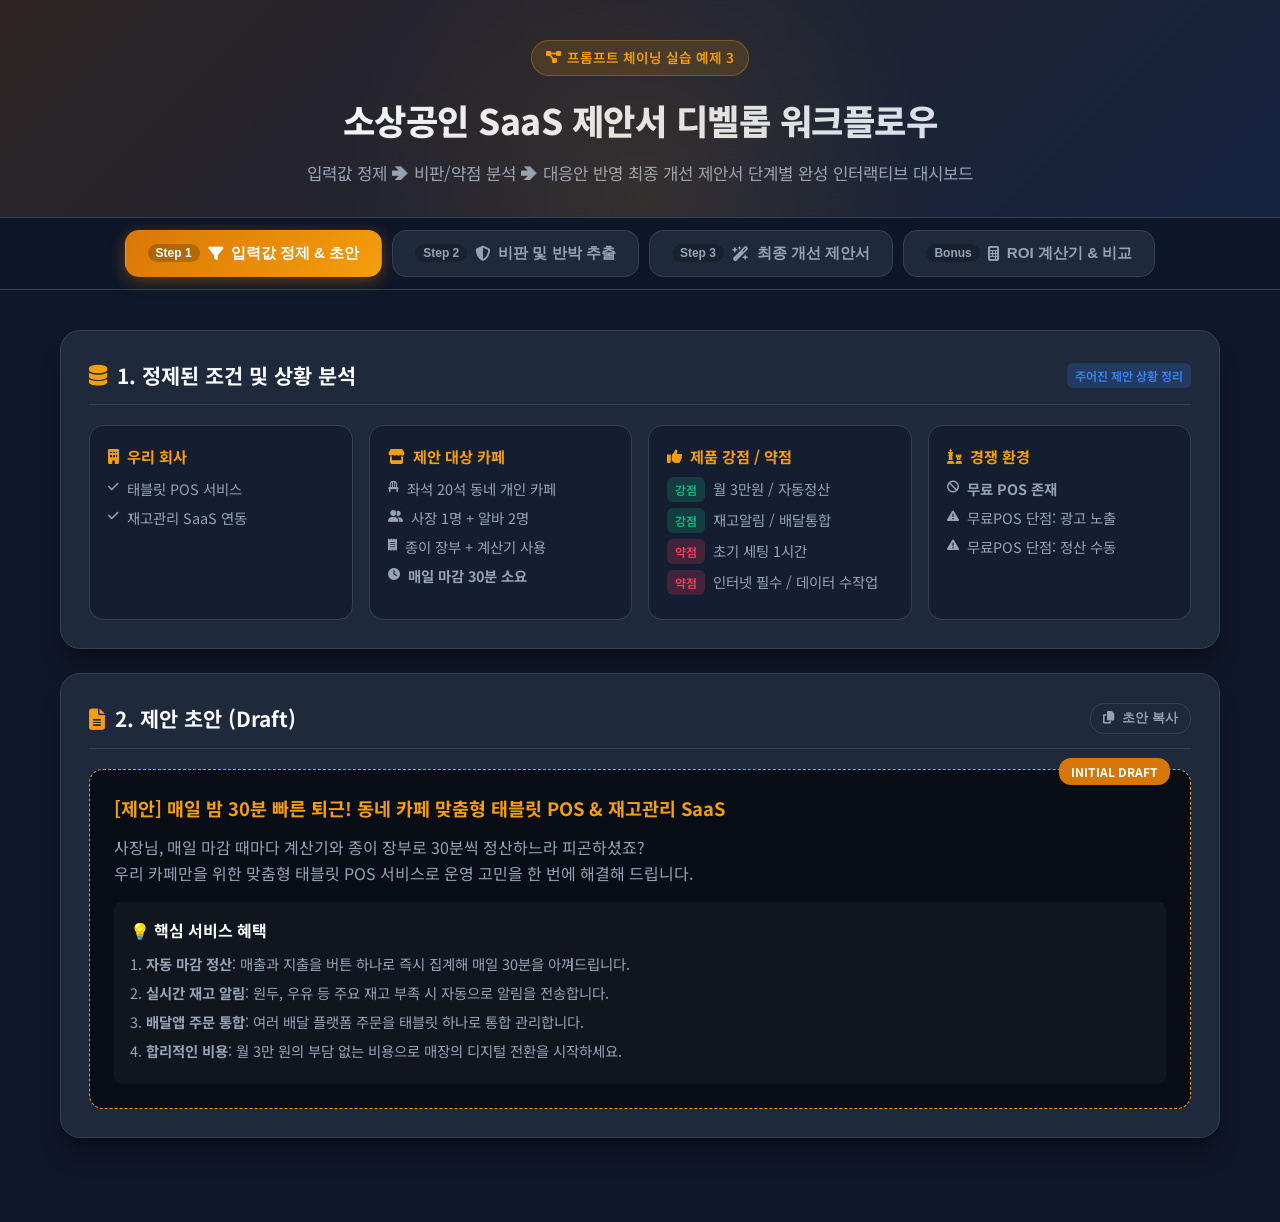
<file: index.html>
<!DOCTYPE html>
<html lang="ko">
<head>
  <meta charset="UTF-8" />
  <meta name="viewport" content="width=device-width, initial-scale=1.0" />
  <title>[실습] 체이닝 예제3 - 소상공인 POS/SaaS 제안서 디벨롭</title>
  <!-- Google Fonts & Font Awesome Icons -->
  <link rel="preconnect" href="https://fonts.googleapis.com">
  <link rel="preconnect" href="https://fonts.gstatic.com" crossorigin>
  <link href="https://fonts.googleapis.com/css2?family=Noto+Sans+KR:wght@300;400;500;600;700;800&family=Outfit:wght@400;600;700&display=swap" rel="stylesheet">
  <link rel="stylesheet" href="https://cdnjs.cloudflare.com/ajax/libs/font-awesome/6.4.0/css/all.min.css">

  <style>
    :root {
      --bg-main: #0f172a;
      --bg-card: #1e293b;
      --bg-card-hover: #2d3748;
      --border-color: #334155;
      --accent-gold: #f59e0b;
      --accent-coffee: #d97706;
      --accent-blue: #3b82f6;
      --accent-emerald: #10b981;
      --accent-rose: #f43f5e;
      --text-main: #f8fafc;
      --text-muted: #94a3b8;
      --text-dim: #64748b;
      --glass: rgba(30, 41, 59, 0.7);
      --shadow-lg: 0 20px 25px -5px rgba(0, 0, 0, 0.3), 0 8px 10px -6px rgba(0, 0, 0, 0.3);
      --radius-sm: 8px;
      --radius-md: 14px;
      --radius-lg: 20px;
    }

    * {
      box-sizing: border-box;
      margin: 0;
      padding: 0;
    }

    body {
      font-family: 'Noto Sans KR', sans-serif;
      background-color: var(--bg-main);
      color: var(--text-main);
      line-height: 1.6;
      min-height: 100vh;
      padding-bottom: 60px;
    }

    /* Container */
    .container {
      max-width: 1200px;
      margin: 0 auto;
      padding: 0 20px;
    }

    /* Header & Hero */
    header {
      background: linear-gradient(135deg, rgba(217, 119, 6, 0.15) 0%, rgba(59, 130, 246, 0.1) 100%), var(--bg-main);
      border-bottom: 1px solid var(--border-color);
      padding: 40px 0 30px;
      text-align: center;
      position: relative;
      overflow: hidden;
    }

    header::after {
      content: '';
      position: absolute;
      top: -50%;
      left: 50%;
      width: 600px;
      height: 600px;
      background: radial-gradient(circle, rgba(245, 158, 11, 0.1) 0%, rgba(0,0,0,0) 70%);
      transform: translateX(-50%);
      pointer-events: none;
    }

    .badge {
      display: inline-flex;
      align-items: center;
      gap: 6px;
      padding: 6px 14px;
      background: rgba(245, 158, 11, 0.15);
      border: 1px solid rgba(245, 158, 11, 0.3);
      color: var(--accent-gold);
      border-radius: 20px;
      font-size: 0.85rem;
      font-weight: 600;
      margin-bottom: 16px;
    }

    h1 {
      font-size: 2.2rem;
      font-weight: 800;
      letter-spacing: -0.5px;
      margin-bottom: 12px;
      background: linear-gradient(to right, #ffffff, #cbd5e1);
      -webkit-background-clip: text;
      -webkit-text-fill-color: transparent;
    }

    p.subtitle {
      color: var(--text-muted);
      font-size: 1.05rem;
      max-width: 700px;
      margin: 0 auto;
    }

    /* Tab Navigation */
    .nav-wrapper {
      position: sticky;
      top: 0;
      z-index: 100;
      background: rgba(15, 23, 42, 0.9);
      backdrop-filter: blur(12px);
      border-bottom: 1px solid var(--border-color);
      padding: 12px 0;
      margin-bottom: 40px;
    }

    .tabs {
      display: flex;
      gap: 10px;
      justify-content: center;
      flex-wrap: wrap;
    }

    .tab-btn {
      display: flex;
      align-items: center;
      gap: 8px;
      padding: 12px 22px;
      background: var(--bg-card);
      border: 1px solid var(--border-color);
      color: var(--text-muted);
      border-radius: var(--radius-md);
      font-weight: 600;
      font-size: 0.95rem;
      cursor: pointer;
      transition: all 0.25s ease;
    }

    .tab-btn:hover {
      background: var(--bg-card-hover);
      color: var(--text-main);
      border-color: #475569;
    }

    .tab-btn.active {
      background: linear-gradient(135deg, var(--accent-coffee), var(--accent-gold));
      color: #fff;
      border-color: transparent;
      box-shadow: 0 4px 15px rgba(217, 119, 6, 0.4);
    }

    .tab-btn .step-num {
      background: rgba(0, 0, 0, 0.2);
      padding: 2px 8px;
      border-radius: 10px;
      font-size: 0.75rem;
    }

    /* Tab Content Panels */
    .tab-panel {
      display: none;
      animation: fadeIn 0.4s ease forwards;
    }

    .tab-panel.active {
      display: block;
    }

    @keyframes fadeIn {
      from { opacity: 0; transform: translateY(10px); }
      to { opacity: 1; transform: translateY(0); }
    }

    /* Section Cards & Grid */
    .card {
      background: var(--bg-card);
      border: 1px solid var(--border-color);
      border-radius: var(--radius-lg);
      padding: 28px;
      margin-bottom: 24px;
      box-shadow: var(--shadow-lg);
    }

    .card-header {
      display: flex;
      align-items: center;
      justify-content: space-between;
      margin-bottom: 20px;
      padding-bottom: 12px;
      border-bottom: 1px solid var(--border-color);
    }

    .card-title {
      font-size: 1.3rem;
      font-weight: 700;
      display: flex;
      align-items: center;
      gap: 10px;
      color: var(--text-main);
    }

    .card-title i {
      color: var(--accent-gold);
    }

    /* Grid Layouts */
    .grid-2 {
      display: grid;
      grid-template-columns: repeat(auto-fit, minmax(320px, 1fr));
      gap: 20px;
    }

    .grid-4 {
      display: grid;
      grid-template-columns: repeat(auto-fit, minmax(240px, 1fr));
      gap: 16px;
    }

    /* Info Pill Box */
    .info-box {
      background: rgba(15, 23, 42, 0.6);
      border: 1px solid var(--border-color);
      border-radius: var(--radius-md);
      padding: 18px;
    }

    .info-box h4 {
      font-size: 0.95rem;
      color: var(--accent-gold);
      margin-bottom: 8px;
      display: flex;
      align-items: center;
      gap: 8px;
    }

    .info-box ul {
      list-style: none;
    }

    .info-box li {
      font-size: 0.9rem;
      color: var(--text-muted);
      margin-bottom: 6px;
      display: flex;
      align-items: flex-start;
      gap: 8px;
    }

    .info-box li i {
      margin-top: 4px;
      font-size: 0.75rem;
    }

    .tag {
      padding: 3px 8px;
      border-radius: 6px;
      font-size: 0.75rem;
      font-weight: 600;
    }
    .tag-strength { background: rgba(16, 185, 129, 0.2); color: var(--accent-emerald); }
    .tag-weakness { background: rgba(244, 63, 94, 0.2); color: var(--accent-rose); }
    .tag-comp { background: rgba(59, 130, 246, 0.2); color: var(--accent-blue); }

    /* Draft Content Presentation */
    .draft-preview {
      background: #090d16;
      border: 1px dashed var(--accent-gold);
      border-radius: var(--radius-md);
      padding: 24px;
      position: relative;
    }

    .draft-tag {
      position: absolute;
      top: -12px;
      right: 20px;
      background: var(--accent-coffee);
      color: white;
      padding: 4px 12px;
      border-radius: 12px;
      font-size: 0.75rem;
      font-weight: 700;
    }

    /* Objections Table / Cards */
    .objection-card {
      background: rgba(15, 23, 42, 0.7);
      border: 1px solid var(--border-color);
      border-left: 4px solid var(--accent-rose);
      border-radius: var(--radius-md);
      padding: 20px;
      margin-bottom: 16px;
      transition: transform 0.2s ease;
    }

    .objection-card:hover {
      transform: translateX(4px);
    }

    .objection-header {
      display: flex;
      justify-content: space-between;
      align-items: center;
      margin-bottom: 10px;
    }

    .objection-title {
      font-weight: 700;
      font-size: 1.05rem;
      color: #fca5a5;
      display: flex;
      align-items: center;
      gap: 8px;
    }

    .objection-analysis {
      font-size: 0.9rem;
      color: var(--text-muted);
      background: rgba(0,0,0,0.2);
      padding: 10px 14px;
      border-radius: 8px;
    }

    /* Final Proposal Showcase */
    .proposal-hero {
      background: linear-gradient(135deg, rgba(217, 119, 6, 0.2) 0%, rgba(16, 185, 129, 0.1) 100%);
      border: 1px solid rgba(245, 158, 11, 0.3);
      border-radius: var(--radius-lg);
      padding: 36px;
      text-align: center;
      margin-bottom: 30px;
    }

    .proposal-hero h2 {
      font-size: 1.8rem;
      font-weight: 800;
      color: var(--text-main);
      margin-bottom: 12px;
    }

    .proposal-hero p {
      color: var(--text-muted);
      font-size: 1.1rem;
    }

    .feature-grid {
      display: grid;
      grid-template-columns: repeat(auto-fit, minmax(260px, 1fr));
      gap: 20px;
      margin-bottom: 30px;
    }

    .feature-card {
      background: rgba(15, 23, 42, 0.8);
      border: 1px solid var(--border-color);
      border-radius: var(--radius-md);
      padding: 22px;
      position: relative;
      overflow: hidden;
    }

    .feature-card::before {
      content: '';
      position: absolute;
      top: 0;
      left: 0;
      width: 100%;
      height: 3px;
      background: linear-gradient(to right, var(--accent-coffee), var(--accent-gold));
    }

    .feature-icon {
      width: 44px;
      height: 44px;
      background: rgba(245, 158, 11, 0.15);
      color: var(--accent-gold);
      border-radius: 10px;
      display: flex;
      align-items: center;
      justify-content: center;
      font-size: 1.2rem;
      margin-bottom: 14px;
    }

    .feature-card h3 {
      font-size: 1.1rem;
      font-weight: 700;
      margin-bottom: 8px;
    }

    .feature-card p {
      font-size: 0.88rem;
      color: var(--text-muted);
    }

    /* FAQ Accordion */
    .faq-item {
      background: rgba(15, 23, 42, 0.8);
      border: 1px solid var(--border-color);
      border-radius: var(--radius-md);
      margin-bottom: 12px;
      overflow: hidden;
    }

    .faq-question {
      width: 100%;
      padding: 18px 22px;
      background: none;
      border: none;
      color: var(--text-main);
      font-size: 1rem;
      font-weight: 700;
      text-align: left;
      display: flex;
      justify-content: space-between;
      align-items: center;
      cursor: pointer;
      transition: background 0.2s;
    }

    .faq-question:hover {
      background: rgba(255, 255, 255, 0.03);
    }

    .faq-question i {
      color: var(--accent-gold);
      transition: transform 0.3s ease;
    }

    .faq-item.open .faq-question i {
      transform: rotate(180deg);
    }

    .faq-answer {
      max-height: 0;
      overflow: hidden;
      transition: max-height 0.3s ease, padding 0.3s ease;
      background: rgba(0, 0, 0, 0.2);
      border-top: 1px solid transparent;
    }

    .faq-item.open .faq-answer {
      max-height: 300px;
      padding: 18px 22px;
      border-top-color: var(--border-color);
    }

    .faq-answer p {
      font-size: 0.93rem;
      color: var(--text-muted);
      line-height: 1.7;
    }

    .faq-answer strong {
      color: var(--accent-emerald);
    }

    /* Special Offer CTA Box */
    .offer-box {
      background: linear-gradient(135deg, #1e1b4b 0%, #064e3b 100%);
      border: 1px solid var(--accent-emerald);
      border-radius: var(--radius-lg);
      padding: 30px;
      text-align: center;
      margin-top: 30px;
    }

    .offer-box h3 {
      font-size: 1.4rem;
      color: #fff;
      margin-bottom: 14px;
    }

    .offer-list {
      display: flex;
      justify-content: center;
      gap: 20px;
      flex-wrap: wrap;
      margin: 16px 0;
    }

    .offer-pill {
      background: rgba(255, 255, 255, 0.1);
      backdrop-filter: blur(5px);
      padding: 8px 16px;
      border-radius: 20px;
      font-size: 0.9rem;
      font-weight: 600;
      color: #a7f3d0;
      border: 1px solid rgba(167, 243, 208, 0.3);
    }

    /* ROI Calculator Section */
    .calc-container {
      display: grid;
      grid-template-columns: 1fr 1fr;
      gap: 24px;
      align-items: center;
    }

    @media (max-width: 768px) {
      .calc-container { grid-template-columns: 1fr; }
    }

    .calc-input-group {
      margin-bottom: 20px;
    }

    .calc-input-group label {
      display: block;
      font-size: 0.9rem;
      color: var(--text-muted);
      margin-bottom: 8px;
    }

    .calc-slider-val {
      font-size: 1.2rem;
      font-weight: 700;
      color: var(--accent-gold);
      float: right;
    }

    input[type="range"] {
      width: 100%;
      height: 8px;
      background: var(--border-color);
      border-radius: 4px;
      outline: none;
      accent-color: var(--accent-coffee);
    }

    .calc-result-box {
      background: rgba(0, 0, 0, 0.4);
      border: 1px solid var(--accent-gold);
      border-radius: var(--radius-md);
      padding: 24px;
      text-align: center;
    }

    .calc-metric {
      margin-bottom: 16px;
    }

    .calc-metric-title {
      font-size: 0.85rem;
      color: var(--text-muted);
    }

    .calc-metric-value {
      font-size: 1.8rem;
      font-weight: 800;
      color: var(--accent-emerald);
    }

    /* Comparison Table */
    .comp-table-wrapper {
      overflow-x: auto;
    }

    table.comp-table {
      width: 100%;
      border-collapse: collapse;
      text-align: left;
      font-size: 0.9rem;
    }

    table.comp-table th, table.comp-table td {
      padding: 14px 18px;
      border-bottom: 1px solid var(--border-color);
    }

    table.comp-table th {
      background: rgba(15, 23, 42, 0.9);
      color: var(--text-muted);
      font-weight: 700;
    }

    table.comp-table tr:hover {
      background: rgba(255, 255, 255, 0.02);
    }

    .highlight-cell {
      background: rgba(245, 158, 11, 0.1);
      color: var(--accent-gold);
      font-weight: 700;
    }

    /* Toast Notification */
    .toast {
      position: fixed;
      bottom: 30px;
      right: 30px;
      background: var(--accent-emerald);
      color: white;
      padding: 12px 24px;
      border-radius: 30px;
      font-weight: 600;
      box-shadow: 0 10px 25px rgba(0,0,0,0.4);
      display: none;
      z-index: 1000;
      animation: popIn 0.3s ease;
    }

    @keyframes popIn {
      from { transform: scale(0.8); opacity: 0; }
      to { transform: scale(1); opacity: 1; }
    }
  </style>
</head>
<body>

  <!-- Header -->
  <header>
    <div class="container">
      <div class="badge">
        <i class="fa-solid fa-diagram-project"></i> 프롬프트 체이닝 실습 예제 3
      </div>
      <h1>소상공인 SaaS 제안서 디벨롭 워크플로우</h1>
      <p class="subtitle">입력값 정제 ➔ 비판/약점 분석 ➔ 대응안 반영 최종 개선 제안서 단계별 완성 인터랙티브 대시보드</p>
    </div>
  </header>

  <!-- Sticky Navigation Tabs -->
  <div class="nav-wrapper">
    <div class="container">
      <div class="tabs">
        <button class="tab-btn active" onclick="switchTab('step1')">
          <span class="step-num">Step 1</span>
          <i class="fa-solid fa-filter"></i> 입력값 정제 & 초안
        </button>
        <button class="tab-btn" onclick="switchTab('step2')">
          <span class="step-num">Step 2</span>
          <i class="fa-solid fa-shield-halved"></i> 비판 및 반박 추출
        </button>
        <button class="tab-btn" onclick="switchTab('step3')">
          <span class="step-num">Step 3</span>
          <i class="fa-solid fa-wand-magic-sparkles"></i> 최종 개선 제안서
        </button>
        <button class="tab-btn" onclick="switchTab('step4')">
          <span class="step-num">Bonus</span>
          <i class="fa-solid fa-calculator"></i> ROI 계산기 & 비교
        </button>
      </div>
    </div>
  </div>

  <main class="container">

    <!-- STEP 1: 입력값 정제 & 제안 초안 -->
    <div id="step1" class="tab-panel active">
      <div class="card">
        <div class="card-header">
          <div class="card-title">
            <i class="fa-solid fa-database"></i> 1. 정제된 조건 및 상황 분석
          </div>
          <span class="tag tag-comp">주어진 제안 상황 정리</span>
        </div>
        <div class="grid-4">
          <div class="info-box">
            <h4><i class="fa-solid fa-building"></i> 우리 회사</h4>
            <ul>
              <li><i class="fa-solid fa-check text-gold"></i> 태블릿 POS 서비스</li>
              <li><i class="fa-solid fa-check text-gold"></i> 재고관리 SaaS 연동</li>
            </ul>
          </div>
          <div class="info-box">
            <h4><i class="fa-solid fa-store"></i> 제안 대상 카페</h4>
            <ul>
              <li><i class="fa-solid fa-chair"></i> 좌석 20석 동네 개인 카페</li>
              <li><i class="fa-solid fa-user-group"></i> 사장 1명 + 알바 2명</li>
              <li><i class="fa-solid fa-receipt"></i> 종이 장부 + 계산기 사용</li>
              <li><i class="fa-solid fa-clock"></i> <strong>매일 마감 30분 소요</strong></li>
            </ul>
          </div>
          <div class="info-box">
            <h4><i class="fa-solid fa-thumbs-up"></i> 제품 강점 / 약점</h4>
            <ul>
              <li><span class="tag tag-strength">강점</span> 월 3만원 / 자동정산</li>
              <li><span class="tag tag-strength">강점</span> 재고알림 / 배달통합</li>
              <li><span class="tag tag-weakness">약점</span> 초기 세팅 1시간</li>
              <li><span class="tag tag-weakness">약점</span> 인터넷 필수 / 데이터 수작업</li>
            </ul>
          </div>
          <div class="info-box">
            <h4><i class="fa-solid fa-chess"></i> 경쟁 환경</h4>
            <ul>
              <li><i class="fa-solid fa-ban text-rose"></i> <strong>무료 POS 존재</strong></li>
              <li><i class="fa-solid fa-triangle-exclamation"></i> 무료POS 단점: 광고 노출</li>
              <li><i class="fa-solid fa-triangle-exclamation"></i> 무료POS 단점: 정산 수동</li>
            </ul>
          </div>
        </div>
      </div>

      <div class="card">
        <div class="card-header">
          <div class="card-title">
            <i class="fa-solid fa-file-lines"></i> 2. 제안 초안 (Draft)
          </div>
          <button class="tab-btn" onclick="copyDraft()" style="padding: 6px 12px; font-size: 0.8rem;">
            <i class="fa-solid fa-copy"></i> 초안 복사
          </button>
        </div>
        <div class="draft-preview">
          <span class="draft-tag">INITIAL DRAFT</span>
          <h3 style="color: var(--accent-gold); margin-bottom: 12px; font-size: 1.15rem;">
            [제안] 매일 밤 30분 빠른 퇴근! 동네 카페 맞춤형 태블릿 POS & 재고관리 SaaS
          </h3>
          <p style="color: var(--text-muted); margin-bottom: 16px;">
            사장님, 매일 마감 때마다 계산기와 종이 장부로 30분씩 정산하느라 피곤하셨죠?<br/>
            우리 카페만을 위한 맞춤형 태블릿 POS 서비스로 운영 고민을 한 번에 해결해 드립니다.
          </p>
          <div style="background: rgba(255,255,255,0.03); padding: 16px; border-radius: 8px;">
            <p style="font-weight: 700; color: var(--text-main); margin-bottom: 8px;">💡 핵심 서비스 혜택</p>
            <ul style="list-style-type: none; font-size: 0.9rem; color: var(--text-muted);">
              <li style="margin-bottom: 6px;">1. <strong>자동 마감 정산</strong>: 매출과 지출을 버튼 하나로 즉시 집계해 매일 30분을 아껴드립니다.</li>
              <li style="margin-bottom: 6px;">2. <strong>실시간 재고 알림</strong>: 원두, 우유 등 주요 재고 부족 시 자동으로 알림을 전송합니다.</li>
              <li style="margin-bottom: 6px;">3. <strong>배달앱 주문 통합</strong>: 여러 배달 플랫폼 주문을 태블릿 하나로 통합 관리합니다.</li>
              <li style="margin-bottom: 6px;">4. <strong>합리적인 비용</strong>: 월 3만 원의 부담 없는 비용으로 매장의 디지털 전환을 시작하세요.</li>
            </ul>
          </div>
        </div>
      </div>
    </div>

    <!-- STEP 2: 비판 및 반박 포인트 추출 -->
    <div id="step2" class="tab-panel">
      <div class="card">
        <div class="card-header">
          <div class="card-title">
            <i class="fa-solid fa-user-ninja"></i> 고객(카페 사장) 관점 반박 및 비판 포인트 (4대 핵심 허들)
          </div>
          <span class="tag tag-weakness">약점 & 경쟁 요소 추출</span>
        </div>

        <div class="objection-card">
          <div class="objection-header">
            <div class="objection-title">
              <i class="fa-solid fa-circle-exclamation"></i> 비판 1. "무료 POS도 많은데 왜 굳이 매달 3만 원이나 내야 하나요?"
            </div>
            <span class="tag tag-comp">비용 저항</span>
          </div>
          <div class="objection-analysis">
            <strong>원인 분석:</strong> 시장에 무료 POS 솔루션이 이미 존재하므로, 월 3만 원의 고정비 지출에 대해 직관적인 심리적 거부감이 발생함. (무료 POS의 광고 노출과 수동 정산의 불편함을 대비해서 설득해야 함)
          </div>
        </div>

        <div class="objection-card">
          <div class="objection-header">
            <div class="objection-title">
              <i class="fa-solid fa-circle-exclamation"></i> 비판 2. "바빠 죽겠는데 1시간 세팅에 데이터 수작업 이전을 언제 하나요?"
            </div>
            <span class="tag tag-weakness">초기 허들</span>
          </div>
          <div class="objection-analysis">
            <strong>원인 분석:</strong> 1인 사장 + 알바 2명 구조의 바쁜 동네 카페는 초기 1시간 세팅 및 기존 종이장부 수작업 이전에 대해 시간적/체력적 부담감을 과도하게 느낌.
          </div>
        </div>

        <div class="objection-card">
          <div class="objection-header">
            <div class="objection-title">
              <i class="fa-solid fa-circle-exclamation"></i> 비판 3. "인터넷 필수라는데 Wi-Fi 끊기면 영업과 결제는 어쩌나요?"
            </div>
            <span class="tag tag-weakness">안정성 우려</span>
          </div>
          <div class="objection-analysis">
            <strong>원인 분석:</strong> '인터넷 필수' 제약조건으로 인해 통신 장애 시 결제 불가 및 매출 손실에 대한 불안감이 큼.
          </div>
        </div>

        <div class="objection-card">
          <div class="objection-header">
            <div class="objection-title">
              <i class="fa-solid fa-circle-exclamation"></i> 비판 4. "우리는 20석 소형 카페인데 재고/배달 통합까지 필요할까요?"
            </div>
            <span class="tag tag-comp">과스펙 우려</span>
          </div>
          <div class="objection-analysis">
            <strong>원인 분석:</strong> 매장 규모(20석)가 작기 때문에 재고 관리 및 배달 통합 기능이 복잡하고 오버스펙(Over-spec)이라고 느낄 위험이 있음.
          </div>
        </div>
      </div>
    </div>

    <!-- STEP 3: 최종 개선 제안서 -->
    <div id="step3" class="tab-panel">
      <div class="proposal-hero">
        <h2>☕ 사장님은 커피에만 집중하세요, 마감 정산은 POS가 합니다.</h2>
        <p>매일 마감 30분, 1년이면 <strong>180시간(7.5일)</strong>입니다. 이 시간을 사장님의 휴식과 매출 성장으로 바꿔드립니다.</p>
      </div>

      <div class="card-title" style="margin-bottom: 16px;">
        <i class="fa-solid fa-star text-gold"></i> 카페 맞춤형 4대 핵심 가치
      </div>

      <div class="feature-grid">
        <div class="feature-card">
          <div class="feature-icon"><i class="fa-solid fa-bolt"></i></div>
          <h3>원클릭 자동 마감 정산</h3>
          <p>마감 시 계산기 두드릴 필요 없이 버튼 하나로 정산 완료. 매일 30분 일찍 퇴근하세요.</p>
        </div>
        <div class="feature-card">
          <div class="feature-icon"><i class="fa-solid fa-bell"></i></div>
          <h3>원두·우유 자동 재고 알림</h3>
          <p>설정한 최소 수량 이하로 내려가면 스마트폰으로 사전 알림을 전송하여 재고 소진을 방지합니다.</p>
        </div>
        <div class="feature-card">
          <div class="feature-icon"><i class="fa-solid fa-motorcycle"></i></div>
          <h3>배달앱 주문 한 화면 통합</h3>
          <p>배민, 요기요, 쿠팡이츠 주문을 태블릿 하나로 통합 관리하여 알바생 피로도를 획기적으로 줄입니다.</p>
        </div>
        <div class="feature-card">
          <div class="feature-icon"><i class="fa-solid fa-shield-cat"></i></div>
          <h3>광고 없는 클린 매장</h3>
          <p>무료 POS의 조잡한 결제창 광고 없이 깔끔하고 고급스러운 인테리어 감성을 유지합니다.</p>
        </div>
      </div>

      <!-- FAQ Section addressing objections -->
      <div class="card">
        <div class="card-header">
          <div class="card-title">
            <i class="fa-solid fa-circle-question"></i> 🛡️ 사장님의 우려를 사전에 해결해 드립니다 (Q&A)
          </div>
          <span class="tag tag-strength">반박 대응 (Objection Handling)</span>
        </div>

        <div class="faq-item open">
          <button class="faq-question" onclick="toggleFaq(this)">
            <span>Q1. 무료 POS도 많은데 왜 매달 3만 원을 내야 하나요?</span>
            <i class="fa-solid fa-chevron-down"></i>
          </button>
          <div class="faq-answer">
            <p><strong>A. 무료 POS는 결제 시마다 광고가 노출되어 매장 이미지를 손상시키고, 정산도 수동입니다.</strong><br/>
            월 3만 원(하루 1,000원 = 아메리카노 1/3잔 값)으로 광고 없는 클린 매장을 유지하고, 매일 30분의 마감 노동을 완전히 없애는 것이 훨씬 경제적입니다.</p>
          </div>
        </div>

        <div class="faq-item">
          <button class="faq-question" onclick="toggleFaq(this)">
            <span>Q2. 1시간 세팅에 메뉴/데이터 이전을 언제 다 하나요?</span>
            <i class="fa-solid fa-chevron-down"></i>
          </button>
          <div class="faq-answer">
            <p><strong>A. 전담 매니저가 매장에 직접 방문하여 100% 무료로 초기 세팅 및 메뉴 이전을 대행합니다.</strong><br/>
            사장님은 기존 종이 장부나 메뉴판만 보여주시면 되며, 10분 안내 후 바로 사용 가능합니다.</p>
          </div>
        </div>

        <div class="faq-item">
          <button class="faq-question" onclick="toggleFaq(this)">
            <span>Q3. 인터넷이 끊기면 결제나 영업이 멈추나요?</span>
            <i class="fa-solid fa-chevron-down"></i>
          </button>
          <div class="faq-answer">
            <p><strong>A. 오프라인 결제 보장 모드(Offline-First)를 탑재했습니다.</strong><br/>
            매장 Wi-Fi가 순간 끊겨도 LTE 비상 백업 망 및 로컬 장부 자동 기재 모드가 작동하여 결제가 절대 멈추지 않습니다.</p>
          </div>
        </div>

        <div class="faq-item">
          <button class="faq-question" onclick="toggleFaq(this)">
            <span>Q4. 20석 소형 매장에 기능이 너무 복잡하지 않을까요?</span>
            <i class="fa-solid fa-chevron-down"></i>
          </button>
          <div class="faq-answer">
            <p><strong>A. 소규모 매장 전용 '이지 모드(Easy Mode)'를 지원합니다.</strong><br/>
            복잡한 메뉴는 숨기고 [결제-배달통합-자동정산] 3개 필수 기능만 큰 버튼으로 구성하여 알바생도 3분 만에 적응합니다.</p>
          </div>
        </div>
      </div>

      <!-- Special Offer CTA Box -->
      <div class="offer-box">
        <h3>🎁 동네 카페 상생 특별 가입 혜택</h3>
        <p style="color: #cbd5e1; font-size: 0.95rem;">지금 신청 시 초기 비용 0원으로 도입할 수 있는 혜택을 드립니다.</p>
        <div class="offer-list">
          <div class="offer-pill"><i class="fa-solid fa-gift"></i> 1개월 무료 체험 (언제든 해지가능)</div>
          <div class="offer-pill"><i class="fa-solid fa-user-gear"></i> 방문 세팅 및 데이터 이전 무료 지원</div>
          <div class="offer-pill"><i class="fa-solid fa-tablet-screen-button"></i> 고급 태블릿 거치대 무료 증정</div>
        </div>
      </div>
    </div>

    <!-- BONUS: ROI 계산기 & 비교 -->
    <div id="step4" class="tab-panel">
      <div class="card">
        <div class="card-header">
          <div class="card-title">
            <i class="fa-solid fa-calculator"></i> 마감 시간 절감 ROI 계산기
          </div>
          <span class="tag tag-strength">실시간 가치 환산</span>
        </div>

        <div class="calc-container">
          <div>
            <div class="calc-input-group">
              <label>
                매일 마감 정산 소요 시간 (분)
                <span class="calc-slider-val" id="timeVal">30분</span>
              </label>
              <input type="range" id="timeInput" min="10" max="60" value="30" oninput="updateRoi()" />
            </div>

            <div class="calc-input-group">
              <label>
                사장님 시급/시간당 가치 (원)
                <span class="calc-slider-val" id="hourlyVal">15,000원</span>
              </label>
              <input type="range" id="hourlyInput" min="10000" max="40000" step="1000" value="15000" oninput="updateRoi()" />
            </div>
          </div>

          <div class="calc-result-box">
            <div class="calc-metric">
              <div class="calc-metric-title">연간 절약되는 마감 시간</div>
              <div class="calc-metric-value" id="savedHours">182.5 시간</div>
            </div>
            <div class="calc-metric">
              <div class="calc-metric-title">연간 절감 노동 가치</div>
              <div class="calc-metric-value" style="color: var(--accent-gold);" id="savedMoney">2,737,500 원</div>
            </div>
            <div style="font-size: 0.85rem; color: var(--text-muted); margin-top: 10px;">
              * POS 연간 비용(36만 원) 제외 시 <strong style="color: var(--accent-emerald);" id="netBenefit">net +237만 원 이득!</strong>
            </div>
          </div>
        </div>
      </div>

      <!-- Feature Comparison Table -->
      <div class="card">
        <div class="card-header">
          <div class="card-title">
            <i class="fa-solid fa-table-columns"></i> 솔루션 비교 분석표
          </div>
        </div>

        <div class="comp-table-wrapper">
          <table class="comp-table">
            <thead>
              <tr>
                <th>비교 항목</th>
                <th>종이 장부 + 계산기 (현재)</th>
                <th>타사 무료 POS</th>
                <th class="highlight-cell">자사 SaaS POS (제안)</th>
              </tr>
            </thead>
            <tbody>
              <tr>
                <td><strong>월 이용료</strong></td>
                <td>0원</td>
                <td>0원</td>
                <td class="highlight-cell">월 3만 원</td>
              </tr>
              <tr>
                <td><strong>마감 정산 소요시간</strong></td>
                <td>매일 30분 (수동)</td>
                <td>매일 15분 (수동 집계)</td>
                <td class="highlight-cell"><strong>0분 (원클릭 자동)</strong></td>
              </tr>
              <tr>
                <td><strong>매장 노출 광고</strong></td>
                <td>없음</td>
                <td><span style="color: var(--accent-rose);">결제창 광고 노출</span></td>
                <td class="highlight-cell"><strong>광고 없음 (클린 UI)</strong></td>
              </tr>
              <tr>
                <td><strong>재고 알림 / 배달 통합</strong></td>
                <td>불가</td>
                <td>지원 안 됨 또는 추가 요금</td>
                <td class="highlight-cell"><strong>기본 포함</strong></td>
              </tr>
              <tr>
                <td><strong>초기 세팅 지원</strong></td>
                <td>N/A</td>
                <td>셀프 세팅 (어려움)</td>
                <td class="highlight-cell"><strong>전문가 방문 100% 대행</strong></td>
              </tr>
            </tbody>
          </table>
        </div>
      </div>
    </div>

  </main>

  <!-- Toast Notification -->
  <div id="toast" class="toast">
    <i class="fa-solid fa-circle-check"></i> 제안 초안이 클립보드에 복사되었습니다!
  </div>

  <script>
    // Tab Switching Functionality
    function switchTab(tabId) {
      document.querySelectorAll('.tab-panel').forEach(panel => panel.classList.remove('active'));
      document.querySelectorAll('.tab-btn').forEach(btn => btn.classList.remove('active'));

      document.getElementById(tabId).classList.add('active');
      
      const activeBtnIndex = ['step1', 'step2', 'step3', 'step4'].indexOf(tabId);
      if (activeBtnIndex !== -1) {
        document.querySelectorAll('.tab-btn')[activeBtnIndex].classList.add('active');
      }
    }

    // FAQ Accordion Toggle
    function toggleFaq(buttonElement) {
      const faqItem = buttonElement.parentElement;
      faqItem.classList.toggle('open');
    }

    // Copy Draft Text
    function copyDraft() {
      const draftText = `[제안] 매일 밤 30분 빠른 퇴근! 동네 카페 맞춤형 태블릿 POS & 재고관리 SaaS

사장님, 매일 마감 때마다 계산기와 종이 장부로 30분씩 정산하느라 피곤하셨죠?
우리 카페만을 위한 맞춤형 태블릿 POS 서비스로 운영 고민을 한 번에 해결해 드립니다.

💡 핵심 서비스 혜택
1. 자동 마감 정산: 매출과 지출을 버튼 하나로 즉시 집계해 매일 30분을 아껴드립니다.
2. 실시간 재고 알림: 원두, 우유 등 주요 재고 부족 시 자동으로 알림을 전송합니다.
3. 배달앱 주문 통합: 여러 배달 플랫폼 주문을 태블릿 하나로 통합 관리합니다.
4. 합리적인 비용: 월 3만 원의 부담 없는 비용으로 매장의 디지털 전환을 시작하세요.`;

      navigator.clipboard.writeText(draftText).then(() => {
        const toast = document.getElementById('toast');
        toast.style.display = 'block';
        setTimeout(() => {
          toast.style.display = 'none';
        }, 2500);
      });
    }

    // ROI Calculator Function
    function updateRoi() {
      const mins = parseInt(document.getElementById('timeInput').value);
      const rate = parseInt(document.getElementById('hourlyInput').value);

      document.getElementById('timeVal').innerText = mins + '분';
      document.getElementById('hourlyVal').innerText = rate.toLocaleString() + '원';

      const annualHours = Math.round((mins * 365 / 60) * 10) / 10;
      const savedMoney = Math.round(annualHours * rate);
      const posAnnualCost = 360000;
      const netBenefit = savedMoney - posAnnualCost;

      document.getElementById('savedHours').innerText = annualHours + ' 시간';
      document.getElementById('savedMoney').innerText = savedMoney.toLocaleString() + ' 원';
      
      const netBenefitElem = document.getElementById('netBenefit');
      if (netBenefit > 0) {
        netBenefitElem.innerText = 'net +' + Math.round(netBenefit / 10000) + '만 원 이득!';
        netBenefitElem.style.color = 'var(--accent-emerald)';
      } else {
        netBenefitElem.innerText = 'net ' + Math.round(netBenefit / 10000) + '만 원';
        netBenefitElem.style.color = 'var(--accent-rose)';
      }
    }
  </script>
</body>
</html>
</file>
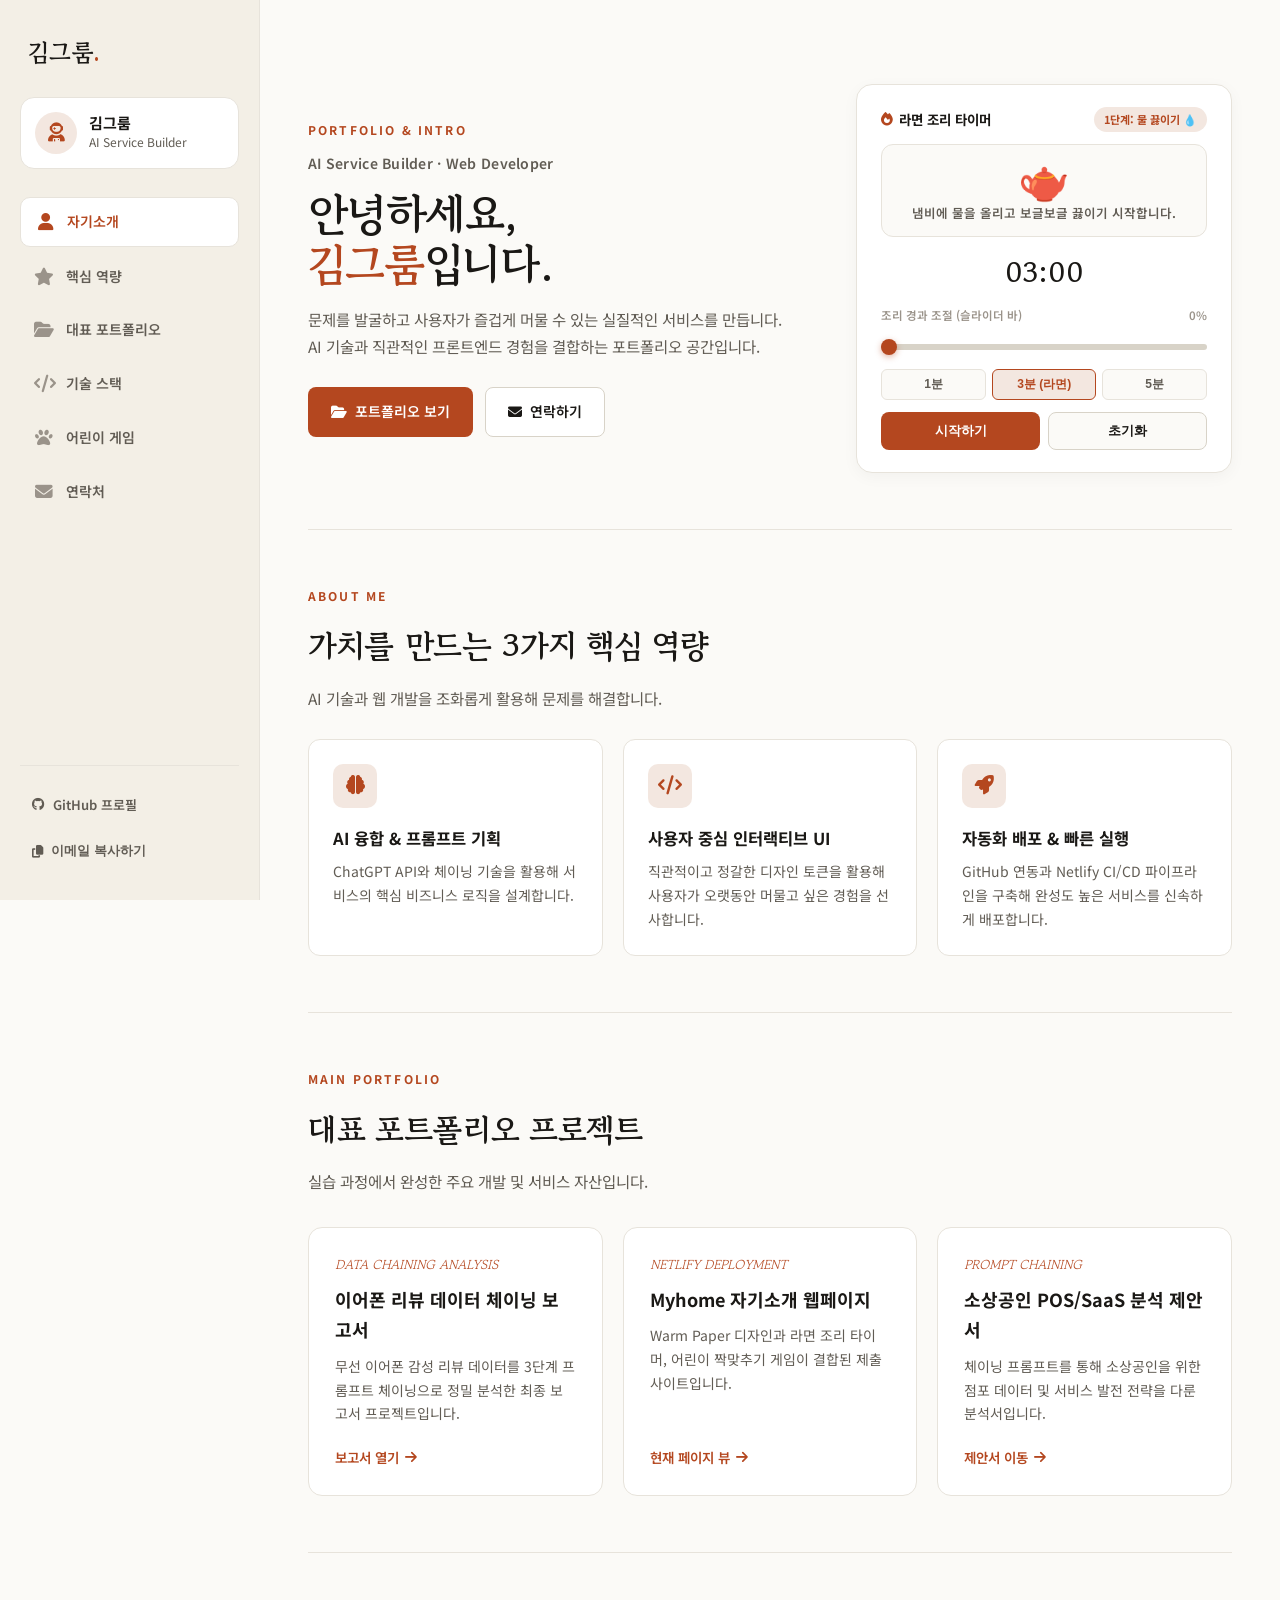
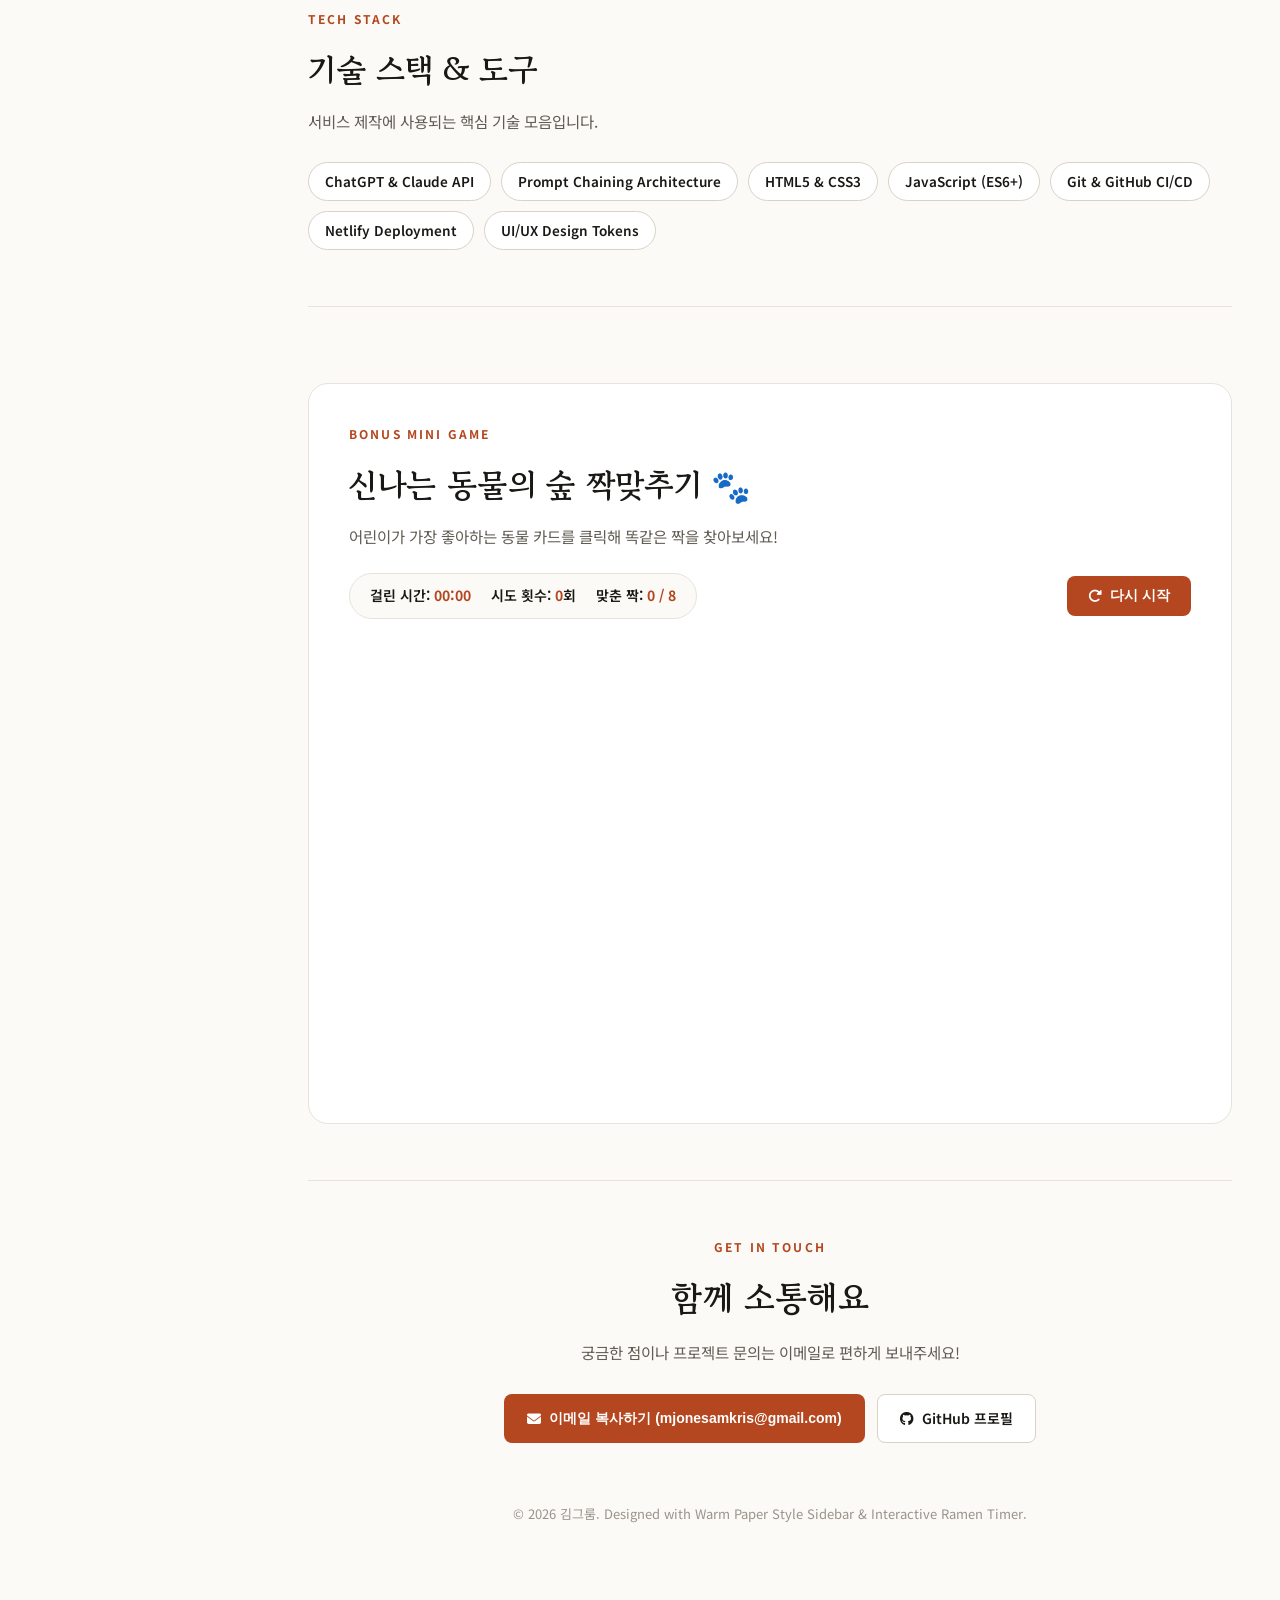
<file: Myhome/index.html>
<!DOCTYPE html>
<html lang="ko">
<head>
  <meta charset="UTF-8" />
  <meta name="viewport" content="width=device-width, initial-scale=1.0" />
  <meta name="description" content="김그룸의 자기소개, 대표 포트폴리오, 라면 조리 타이머, 어린이 짝맞추기 게임" />
  <title>김그룸 — 프로필 & 포트폴리오</title>

  <!-- Google Fonts: Georgia/Serif vibe & Noto Sans KR -->
  <link rel="preconnect" href="https://fonts.googleapis.com">
  <link rel="preconnect" href="https://fonts.gstatic.com" crossorigin>
  <link href="https://fonts.googleapis.com/css2?family=Gowun+Batang:wght@400;700&family=Noto+Sans+KR:wght@400;500;600;700&family=Pretendard:wght@400;500;600;700&display=swap" rel="stylesheet">
  <link rel="stylesheet" href="https://cdnjs.cloudflare.com/ajax/libs/font-awesome/6.5.1/css/all.min.css">

  <style>
    * {
      margin: 0;
      padding: 0;
      box-sizing: border-box;
    }

    :root {
      --paper: #fbfaf7;
      --panel: #ffffff;
      --sidebar-bg: #f3efe6;
      --ink: #1a1815;
      --sub: #615c54;
      --soft: #9a938a;
      --line: #e7e3db;
      --line2: #d8d3c8;
      --accent: #b4471f; /* Warm Terracotta Accent */
      --accent-soft: #f3e7e0;
      --accent-green: #2e7d32;
      --serif: 'Georgia', 'Gowun Batang', serif;
      --sans: 'Pretendard', 'Noto Sans KR', sans-serif;
      --sidebar-width: 260px;
    }

    html {
      scroll-behavior: smooth;
    }

    body {
      font-family: var(--sans);
      background: var(--paper);
      color: var(--ink);
      -webkit-font-smoothing: antialiased;
      line-height: 1.7;
      display: flex;
      min-height: 100vh;
    }

    a {
      color: inherit;
      text-decoration: none;
    }

    /* =======================================
       LEFT SIDEBAR NAVIGATION PANEL
       ======================================= */
    aside.sidebar {
      width: var(--sidebar-width);
      background: var(--sidebar-bg);
      border-right: 1px solid var(--line);
      padding: 32px 20px;
      display: flex;
      flex-direction: column;
      position: fixed;
      top: 0;
      bottom: 0;
      left: 0;
      z-index: 100;
      overflow-y: auto;
    }

    .sidebar-brand {
      font-family: var(--serif);
      font-size: 24px;
      font-weight: 700;
      letter-spacing: -0.01em;
      margin-bottom: 24px;
      padding-left: 8px;
    }

    .sidebar-brand .dot {
      color: var(--accent);
    }

    /* Mini Profile Box inside Sidebar */
    .sidebar-profile {
      background: var(--panel);
      border: 1px solid var(--line);
      border-radius: 14px;
      padding: 14px;
      display: flex;
      align-items: center;
      gap: 12px;
      margin-bottom: 28px;
    }

    .sidebar-avatar {
      width: 42px;
      height: 42px;
      border-radius: 50%;
      background: var(--accent-soft);
      color: var(--accent);
      display: flex;
      align-items: center;
      justify-content: center;
      font-size: 1.2rem;
      flex-shrink: 0;
    }

    .sidebar-profile-info h4 {
      font-size: 15px;
      font-weight: 700;
      line-height: 1.2;
    }

    .sidebar-profile-info p {
      font-size: 12px;
      color: var(--sub);
    }

    /* Nav Links List */
    .sidebar-menu {
      list-style: none;
      display: flex;
      flex-direction: column;
      gap: 6px;
      flex-grow: 1;
    }

    .sidebar-menu a {
      display: flex;
      align-items: center;
      gap: 12px;
      padding: 12px 14px;
      border-radius: 10px;
      font-size: 14px;
      font-weight: 600;
      color: var(--sub);
      transition: all 0.2s ease;
    }

    .sidebar-menu a i {
      font-size: 1.1rem;
      width: 20px;
      text-align: center;
      color: var(--soft);
      transition: color 0.2s;
    }

    .sidebar-menu a:hover, .sidebar-menu a.active {
      background: var(--panel);
      color: var(--accent);
      border: 1px solid var(--line);
    }

    .sidebar-menu a:hover i, .sidebar-menu a.active i {
      color: var(--accent);
    }

    /* Sidebar Footer */
    .sidebar-footer {
      border-top: 1px solid var(--line);
      padding-top: 20px;
      margin-top: 20px;
      display: flex;
      flex-direction: column;
      gap: 10px;
    }

    .sidebar-footer-btn {
      font-size: 13px;
      font-weight: 600;
      color: var(--sub);
      display: flex;
      align-items: center;
      gap: 8px;
      padding: 8px 12px;
      border-radius: 8px;
      transition: all 0.15s;
    }

    .sidebar-footer-btn:hover {
      color: var(--ink);
      background: rgba(0,0,0,0.04);
    }

    /* =======================================
       RIGHT MAIN CONTENT AREA
       ======================================= */
    main.main-content {
      margin-left: var(--sidebar-width);
      flex-grow: 1;
      max-width: calc(100% - var(--sidebar-width));
      padding: 48px 48px 80px;
    }

    .content-wrap {
      max-width: 1040px;
      margin: 0 auto;
    }

    section {
      padding: 56px 0;
      border-bottom: 1px solid var(--line);
    }

    .overline {
      font-size: 12px;
      font-weight: 700;
      letter-spacing: 0.18em;
      color: var(--accent);
      text-transform: uppercase;
      margin-bottom: 12px;
    }

    h2.title {
      font-family: var(--serif);
      font-size: 32px;
      font-weight: 700;
      letter-spacing: -0.01em;
      margin-bottom: 12px;
    }

    .lead {
      color: var(--sub);
      font-size: 15.5px;
      max-width: 640px;
    }

    /* Hero Section 2-Column Grid (Intro Left + Timer Right) */
    .hero {
      padding: 36px 0 56px;
      border-bottom: 1px solid var(--line);
    }

    .hero-grid {
      display: grid;
      grid-template-columns: minmax(0, 1.15fr) minmax(320px, 0.85fr);
      gap: 40px;
      align-items: center;
    }

    .who {
      font-size: 14px;
      font-weight: 600;
      color: var(--sub);
      margin-bottom: 12px;
      letter-spacing: 0.02em;
    }

    h1 {
      font-family: var(--serif);
      font-size: 44px;
      line-height: 1.14;
      font-weight: 700;
      letter-spacing: -0.02em;
      margin-bottom: 18px;
    }

    h1 em {
      font-style: normal;
      color: var(--accent);
    }

    .tagline {
      font-size: 15.5px;
      color: var(--sub);
      margin-bottom: 28px;
    }

    .cta {
      display: flex;
      gap: 12px;
      flex-wrap: wrap;
    }

    .btn {
      font-size: 14px;
      font-weight: 600;
      padding: 12px 22px;
      border-radius: 8px;
      transition: all 0.2s;
      border: 1px solid transparent;
      cursor: pointer;
      display: inline-flex;
      align-items: center;
      gap: 8px;
    }

    .btn.p {
      background: var(--accent);
      color: #fff;
    }

    .btn.p:hover {
      background: #9c3d1a;
      box-shadow: 0 4px 12px rgba(180, 71, 31, 0.25);
    }

    .btn.s {
      border-color: var(--line2);
      color: var(--ink);
      background: var(--panel);
    }

    .btn.s:hover {
      background: #fff;
      border-color: var(--ink);
    }

    /* SLEEK TIMER WIDGET (Positioned Right in Hero) */
    .timer-widget-card {
      background: var(--panel);
      border: 1px solid var(--line);
      border-radius: 16px;
      padding: 22px 24px;
      box-shadow: 0 4px 16px rgba(26, 24, 21, 0.04);
    }

    .ct-head {
      display: flex;
      justify-content: space-between;
      align-items: center;
      margin-bottom: 12px;
    }

    .ct-title {
      font-size: 13.5px;
      font-weight: 700;
      color: var(--ink);
      display: flex;
      align-items: center;
      gap: 6px;
    }

    .ct-stage-badge {
      font-size: 11px;
      font-weight: 700;
      color: var(--accent);
      background: var(--accent-soft);
      padding: 3px 10px;
      border-radius: 999px;
    }

    .cooking-visual-box {
      text-align: center;
      padding: 12px;
      background: var(--paper);
      border: 1px solid var(--line);
      border-radius: 12px;
      margin-bottom: 12px;
    }

    .cooking-emoji {
      font-size: 2.6rem;
      line-height: 1;
      margin-bottom: 4px;
      transition: transform 0.3s ease;
    }

    .cooking-desc {
      font-size: 12.5px;
      font-weight: 600;
      color: var(--sub);
    }

    .ct-time-display {
      font-family: var(--serif);
      font-size: 28px;
      font-weight: 700;
      color: var(--ink);
      margin-bottom: 10px;
      text-align: center;
    }

    .scrubber-wrap {
      margin-bottom: 12px;
    }

    .scrubber-wrap label {
      display: flex;
      justify-content: space-between;
      font-size: 11.5px;
      font-weight: 600;
      color: var(--soft);
      margin-bottom: 4px;
    }

    .time-slider {
      width: 100%;
      height: 6px;
      -webkit-appearance: none;
      background: var(--line2);
      border-radius: 99px;
      outline: none;
      cursor: pointer;
    }

    .time-slider::-webkit-slider-thumb {
      -webkit-appearance: none;
      width: 16px;
      height: 16px;
      border-radius: 50%;
      background: var(--accent);
      cursor: pointer;
      box-shadow: 0 2px 6px rgba(180,71,31,0.4);
    }

    .ct-presets {
      display: flex;
      gap: 6px;
      margin-bottom: 12px;
    }

    .ct-presets button {
      flex: 1;
      font-size: 12px;
      font-weight: 600;
      color: var(--sub);
      background: var(--paper);
      border: 1px solid var(--line);
      border-radius: 6px;
      padding: 6px 0;
      cursor: pointer;
    }

    .ct-presets button:hover, .ct-presets button.on {
      border-color: var(--accent);
      color: var(--accent);
      background: var(--accent-soft);
    }

    .ct-controls {
      display: flex;
      gap: 8px;
    }

    .ct-controls button {
      flex: 1;
      font-size: 13px;
      font-weight: 700;
      padding: 9px 0;
      border-radius: 8px;
      cursor: pointer;
      border: 1px solid transparent;
    }

    #ctStart { background: var(--accent); color: #fff; }
    #ctStart:hover { background: #9c3d1a; }
    #ctReset { background: var(--paper); color: var(--ink); border-color: var(--line2); }

    /* About Section Cards */
    .about-grid {
      display: grid;
      grid-template-columns: repeat(3, 1fr);
      gap: 20px;
      margin-top: 28px;
    }

    .about-card {
      background: var(--panel);
      border: 1px solid var(--line);
      border-radius: 12px;
      padding: 24px;
    }

    .about-card-icon {
      width: 44px;
      height: 44px;
      border-radius: 10px;
      background: var(--accent-soft);
      color: var(--accent);
      display: flex;
      align-items: center;
      justify-content: center;
      font-size: 1.2rem;
      margin-bottom: 16px;
    }

    .about-card h3 {
      font-size: 16.5px;
      font-weight: 700;
      margin-bottom: 8px;
    }

    .about-card p {
      font-size: 14px;
      color: var(--sub);
    }

    /* Projects Grid (MAIN FOCUS) */
    .projects-grid {
      display: grid;
      grid-template-columns: repeat(3, 1fr);
      gap: 20px;
      margin-top: 32px;
    }

    .proj-card {
      background: var(--panel);
      border: 1px solid var(--line);
      border-radius: 14px;
      padding: 26px;
      transition: all 0.2s;
      display: flex;
      flex-direction: column;
    }

    .proj-card:hover {
      border-color: var(--line2);
      transform: translateY(-3px);
      box-shadow: 0 8px 24px rgba(26,24,21,0.06);
    }

    .proj-tag {
      font-family: var(--serif);
      font-size: 13px;
      font-style: italic;
      color: var(--accent);
      margin-bottom: 8px;
    }

    .proj-card h3 {
      font-size: 18px;
      font-weight: 700;
      margin-bottom: 10px;
    }

    .proj-card p {
      font-size: 14px;
      color: var(--sub);
      margin-bottom: 20px;
      flex-grow: 1;
    }

    .proj-link {
      font-size: 13.5px;
      font-weight: 600;
      color: var(--accent);
      display: inline-flex;
      align-items: center;
      gap: 6px;
    }

    .proj-link:hover {
      text-decoration: underline;
    }

    /* Skills Box */
    .skills-box {
      margin-top: 28px;
      display: flex;
      flex-wrap: wrap;
      gap: 10px;
    }

    .skill-tag {
      font-size: 13.5px;
      font-weight: 600;
      color: var(--ink);
      background: var(--panel);
      border: 1px solid var(--line2);
      padding: 7px 16px;
      border-radius: 999px;
      transition: all 0.15s;
    }

    .skill-tag:hover {
      border-color: var(--accent);
      color: var(--accent);
      background: var(--accent-soft);
    }

    /* KID-FRIENDLY GAME AT THE BOTTOM */
    .game-section {
      background: var(--panel);
      border: 1px solid var(--line);
      border-radius: 20px;
      padding: 40px;
      margin-top: 20px;
    }

    .game-meta {
      display: flex;
      justify-content: space-between;
      align-items: center;
      margin-bottom: 24px;
      flex-wrap: wrap;
      gap: 16px;
    }

    .game-score-box {
      display: flex;
      gap: 20px;
      background: var(--paper);
      padding: 10px 20px;
      border-radius: 999px;
      border: 1px solid var(--line);
      font-size: 14px;
      font-weight: 600;
    }

    .game-score-box b {
      color: var(--accent);
    }

    .cards-grid {
      display: grid;
      grid-template-columns: repeat(4, 1fr);
      gap: 14px;
      max-width: 440px;
      margin: 0 auto;
    }

    .card-item {
      aspect-ratio: 1;
      perspective: 1000px;
      cursor: pointer;
    }

    .card-inner {
      width: 100%;
      height: 100%;
      position: relative;
      transform-style: preserve-3d;
      transition: transform 0.35s ease;
      border-radius: 12px;
    }

    .card-item.flipped .card-inner {
      transform: rotateY(180deg);
    }

    .card-front, .card-back {
      position: absolute;
      width: 100%;
      height: 100%;
      backface-visibility: hidden;
      border-radius: 12px;
      display: flex;
      align-items: center;
      justify-content: center;
      user-select: none;
    }

    .card-front {
      background: var(--paper);
      border: 2px solid var(--line2);
      color: var(--soft);
      font-size: 1.4rem;
    }

    .card-front:hover {
      border-color: var(--accent);
      color: var(--accent);
    }

    .card-back {
      background: var(--accent-soft);
      border: 2px solid var(--accent);
      font-size: 2.2rem;
      transform: rotateY(180deg);
    }

    .card-item.matched .card-back {
      background: #e8f5e9;
      border-color: var(--accent-green);
    }

    /* Win Modal for Game */
    .win-modal {
      position: fixed;
      inset: 0;
      background: rgba(26, 24, 21, 0.6);
      backdrop-filter: blur(6px);
      display: flex;
      align-items: center;
      justify-content: center;
      z-index: 200;
      opacity: 0;
      pointer-events: none;
      transition: opacity 0.3s ease;
    }

    .win-modal.show {
      opacity: 1;
      pointer-events: auto;
    }

    .win-box {
      background: var(--panel);
      border: 2px solid var(--accent);
      padding: 36px;
      border-radius: 20px;
      text-align: center;
      max-width: 380px;
    }

    .win-box h3 {
      font-family: var(--serif);
      font-size: 26px;
      color: var(--accent);
      margin-bottom: 12px;
    }

    /* Footer */
    footer {
      padding: 40px 0;
      text-align: center;
      color: var(--soft);
      font-size: 13px;
    }

    /* Mobile Responsive Sidebar */
    @media (max-width: 900px) {
      body { flex-direction: column; }
      aside.sidebar {
        width: 100%;
        position: relative;
        height: auto;
        border-right: none;
        border-bottom: 1px solid var(--line);
        padding: 20px;
      }
      main.main-content {
        margin-left: 0;
        max-width: 100%;
        padding: 24px 20px 60px;
      }
      .hero-grid { grid-template-columns: 1fr; }
      .about-grid, .projects-grid { grid-template-columns: 1fr; }
      h1 { font-size: 36px; }
    }
  </style>
</head>
<body>

  <!-- LEFT SIDEBAR NAVIGATION PANEL -->
  <aside class="sidebar">
    <div class="sidebar-brand">김그룸<span class="dot">.</span></div>

    <!-- Sidebar Mini Profile Box -->
    <div class="sidebar-profile">
      <div class="sidebar-avatar"><i class="fa-solid fa-user-astronaut"></i></div>
      <div class="sidebar-profile-info">
        <h4>김그룸</h4>
        <p>AI Service Builder</p>
      </div>
    </div>

    <!-- Navigation Menu -->
    <ul class="sidebar-menu">
      <li><a href="#present" class="active"><i class="fa-solid fa-user"></i> 자기소개</a></li>
      <li><a href="#about"><i class="fa-solid fa-star"></i> 핵심 역량</a></li>
      <li><a href="#projects"><i class="fa-solid fa-folder-open"></i> 대표 포트폴리오</a></li>
      <li><a href="#skills"><i class="fa-solid fa-code"></i> 기술 스택</a></li>
      <li><a href="#game-section"><i class="fa-solid fa-paw"></i> 어린이 게임</a></li>
      <li><a href="#contact"><i class="fa-solid fa-envelope"></i> 연락처</a></li>
    </ul>

    <!-- Sidebar Footer -->
    <div class="sidebar-footer">
      <a href="https://github.com/mjone2025" target="_blank" class="sidebar-footer-btn">
        <i class="fa-brands fa-github"></i> GitHub 프로필
      </a>
      <button class="sidebar-footer-btn" onclick="copyEmail()" style="border:none; background:none; cursor:pointer; width:100%; text-align:left;">
        <i class="fa-solid fa-copy"></i> 이메일 복사하기
      </button>
    </div>
  </aside>

  <!-- RIGHT MAIN CONTENT AREA -->
  <main class="main-content">
    <div class="content-wrap">

      <!-- HERO SECTION (Left Intro + Right Timer Widget) -->
      <section class="hero" id="present">
        <div class="hero-grid">

          <!-- LEFT: INTRO TEXT -->
          <div class="hero-left">
            <div class="overline">PORTFOLIO & INTRO</div>
            <p class="who">AI Service Builder · Web Developer</p>
            <h1>안녕하세요,<br><em>김그룸</em>입니다.</h1>
            <p class="tagline">
              문제를 발굴하고 사용자가 즐겁게 머물 수 있는 실질적인 서비스를 만듭니다.<br />
              AI 기술과 직관적인 프론트엔드 경험을 결합하는 포트폴리오 공간입니다.
            </p>
            <div class="cta">
              <a class="btn p" href="#projects"><i class="fa-solid fa-folder-open"></i> 포트폴리오 보기</a>
              <a class="btn s" href="#contact"><i class="fa-solid fa-envelope"></i> 연락하기</a>
            </div>
          </div>

          <!-- RIGHT: RAMEN TIMER WIDGET (Hero 우측에 완벽히 배치!) -->
          <div class="hero-right">
            <div class="timer-widget-card">
              <div class="ct-head">
                <div class="ct-title">
                  <i class="fa-solid fa-fire" style="color: var(--accent);"></i> 라면 조리 타이머
                </div>
                <span class="ct-stage-badge" id="ramen-stage-name">1단계: 물 끓이기 💧</span>
              </div>

              <!-- Visual Stage Box -->
              <div class="cooking-visual-box">
                <div class="cooking-emoji" id="ramen-emoji">🫖</div>
                <div class="cooking-desc" id="ramen-desc">냄비에 물을 올리고 보글보글 끓이기 시작합니다!</div>
              </div>

              <!-- Digital Countdown Display -->
              <div class="ct-time-display" id="ctDisplay">03:00</div>

              <!-- Range Slider Scrubber (스크롤로 변화 미리보기) -->
              <div class="scrubber-wrap">
                <label>
                  <span>조리 경과 조절 (슬라이더 바)</span>
                  <span id="slider-pct">0%</span>
                </label>
                <input type="range" class="time-slider" id="timeScrubber" min="0" max="100" value="0" oninput="onScrubberChange(this.value)">
              </div>

              <!-- Presets -->
              <div class="ct-presets">
                <button data-sec="60" onclick="setTimerSec(60, this)">1분</button>
                <button data-sec="180" class="on" onclick="setTimerSec(180, this)">3분 (라면)</button>
                <button data-sec="300" onclick="setTimerSec(300, this)">5분</button>
              </div>

              <!-- Controls -->
              <div class="ct-controls">
                <button id="ctStart" onclick="toggleTimer()">시작하기</button>
                <button id="ctReset" onclick="resetTimer()">초기화</button>
              </div>
            </div>
          </div>

        </div>
      </section>

      <!-- SECTION 1: ABOUT ME (자기소개 메인) -->
      <section id="about">
        <div class="overline">ABOUT ME</div>
        <h2 class="title">가치를 만드는 3가지 핵심 역량</h2>
        <p class="lead">AI 기술과 웹 개발을 조화롭게 활용해 문제를 해결합니다.</p>

        <div class="about-grid">
          <div class="about-card">
            <div class="about-card-icon"><i class="fa-solid fa-brain"></i></div>
            <h3>AI 융합 & 프롬프트 기획</h3>
            <p>ChatGPT API와 체이닝 기술을 활용해 서비스의 핵심 비즈니스 로직을 설계합니다.</p>
          </div>

          <div class="about-card">
            <div class="about-card-icon"><i class="fa-solid fa-code"></i></div>
            <h3>사용자 중심 인터랙티브 UI</h3>
            <p>직관적이고 정갈한 디자인 토큰을 활용해 사용자가 오랫동안 머물고 싶은 경험을 선사합니다.</p>
          </div>

          <div class="about-card">
            <div class="about-card-icon"><i class="fa-solid fa-rocket"></i></div>
            <h3>자동화 배포 & 빠른 실행</h3>
            <p>GitHub 연동과 Netlify CI/CD 파이프라인을 구축해 완성도 높은 서비스를 신속하게 배포합니다.</p>
          </div>
        </div>
      </section>

      <!-- SECTION 2: PORTFOLIO (대표 포트폴리오 메인 영역) -->
      <section id="projects">
        <div class="overline">MAIN PORTFOLIO</div>
        <h2 class="title">대표 포트폴리오 프로젝트</h2>
        <p class="lead">실습 과정에서 완성한 주요 개발 및 서비스 자산입니다.</p>

        <div class="projects-grid">
          <div class="proj-card">
            <div class="proj-tag">DATA CHAINING ANALYSIS</div>
            <h3>이어폰 리뷰 데이터 체이닝 보고서</h3>
            <p>
              무선 이어폰 감성 리뷰 데이터를 3단계 프롬프트 체이닝으로 정밀 분석한 최종 보고서 프로젝트입니다.
            </p>
            <a href="07-27/review_analysis_result.html" target="_blank" class="proj-link">보고서 열기 <i class="fa-solid fa-arrow-right"></i></a>
          </div>

          <div class="proj-card">
            <div class="proj-tag">NETLIFY DEPLOYMENT</div>
            <h3>Myhome 자기소개 웹페이지</h3>
            <p>
              Warm Paper 디자인과 라면 조리 타이머, 어린이 짝맞추기 게임이 결합된 제출 사이트입니다.
            </p>
            <a href="#" class="proj-link">현재 페이지 뷰 <i class="fa-solid fa-arrow-right"></i></a>
          </div>

          <div class="proj-card">
            <div class="proj-tag">PROMPT CHAINING</div>
            <h3>소상공인 POS/SaaS 분석 제안서</h3>
            <p>
              체이닝 프롬프트를 통해 소상공인을 위한 점포 데이터 및 서비스 발전 전략을 다룬 분석서입니다.
            </p>
            <a href="07-28/index.html" class="proj-link">제안서 이동 <i class="fa-solid fa-arrow-right"></i></a>
          </div>
        </div>
      </section>

      <!-- SECTION 3: SKILLS & TOOLS -->
      <section id="skills">
        <div class="overline">TECH STACK</div>
        <h2 class="title">기술 스택 & 도구</h2>
        <p class="lead">서비스 제작에 사용되는 핵심 기술 모음입니다.</p>

        <div class="skills-box">
          <span class="skill-tag">ChatGPT & Claude API</span>
          <span class="skill-tag">Prompt Chaining Architecture</span>
          <span class="skill-tag">HTML5 & CSS3</span>
          <span class="skill-tag">JavaScript (ES6+)</span>
          <span class="skill-tag">Git & GitHub CI/CD</span>
          <span class="skill-tag">Netlify Deployment</span>
          <span class="skill-tag">UI/UX Design Tokens</span>
        </div>
      </section>

      <!-- SECTION 4: KID-FRIENDLY MINI GAME (하단 보너스 영역) -->
      <section id="game-section">
        <div class="game-section">
          <div class="overline">BONUS MINI GAME</div>
          <h2 class="title">신나는 동물의 숲 짝맞추기 🐾</h2>
          <p class="lead" style="margin-bottom: 24px;">
            어린이가 가장 좋아하는 동물 카드를 클릭해 똑같은 짝을 찾아보세요!
          </p>

          <div class="game-meta">
            <div class="game-score-box">
              <div>걸린 시간: <b id="game-timer-display">00:00</b></div>
              <div>시도 횟수: <b id="game-moves">0</b>회</div>
              <div>맞춘 짝: <b id="game-pairs">0 / 8</b></div>
            </div>
            <button class="btn p" style="padding: 10px 20px;" onclick="initGame()">
              <i class="fa-solid fa-rotate-right"></i> 다시 시작
            </button>
          </div>

          <!-- 4x4 Grid -->
          <div class="cards-grid" id="cards-grid">
            <!-- Dynamically generated via JS -->
          </div>
        </div>
      </section>

      <!-- SECTION 5: CONTACT -->
      <section id="contact" style="text-align: center; border-bottom: none; padding-bottom: 20px;">
        <div class="overline">GET IN TOUCH</div>
        <h2 class="title" style="font-size: 34px;">함께 소통해요</h2>
        <p class="lead" style="margin: 0 auto 28px;">궁금한 점이나 프로젝트 문의는 이메일로 편하게 보내주세요!</p>

        <div class="cta" style="justify-content: center;">
          <button class="btn p" onclick="copyEmail()">
            <i class="fa-solid fa-envelope"></i> 이메일 복사하기 (mjonesamkris@gmail.com)
          </button>
          <a class="btn s" href="https://github.com/mjone2025" target="_blank">
            <i class="fa-brands fa-github"></i> GitHub 프로필
          </a>
        </div>
      </section>

      <!-- Footer -->
      <footer>
        <div class="wrap">
          © 2026 김그룸. Designed with Warm Paper Style Sidebar & Interactive Ramen Timer.
        </div>
      </footer>

    </div>
  </main>

  <!-- Win Modal for Game -->
  <div class="win-modal" id="win-modal">
    <div class="win-box">
      <h3>🎉 축하합니다!</h3>
      <p style="color: var(--sub); margin-bottom: 20px; font-size: 15px;">
        총 <strong id="final-time" style="color: var(--accent);">00:00</strong> 동안 
        <strong id="final-moves" style="color: var(--accent);">0</strong>번 만에 모든 동물 짝을 찾았습니다!
      </p>
      <button class="btn p" style="width: 100%; justify-content: center;" onclick="initGame()">
        한 번 더 하기 🎮
      </button>
    </div>
  </div>

  <!-- JavaScript -->
  <script>
    /* =======================================
       1. CREATIVE RAMEN COOKING TIMER & SCRUBBER
       ======================================= */
    let timerTotalSec = 180; // Default 3 mins (Ramen)
    let timerRemainingSec = 180;
    let timerInterval = null;
    let isRunning = false;

    const ctDisplay = document.getElementById('ctDisplay');
    const ctStartBtn = document.getElementById('ctStart');
    const ramenEmoji = document.getElementById('ramen-emoji');
    const ramenDesc = document.getElementById('ramen-desc');
    const stageName = document.getElementById('ramen-stage-name');
    const scrubber = document.getElementById('timeScrubber');
    const sliderPct = document.getElementById('slider-pct');

    // 4 Creative Stages for Cooking Ramen 🍜
    const ramenStages = [
      { maxPct: 25, emoji: '🫖', name: '1단계: 물 끓이기 💧', desc: '냄비에 물을 올리고 보글보글 끓이기 시작합니다.' },
      { maxPct: 60, emoji: '🍜', name: '2단계: 면 & 스프 투입 ♨️', desc: '물이 끓으면 면과 스프를 퐁당 넣고 끓입니다!' },
      { maxPct: 90, emoji: '🥚', name: '3단계: 계란 & 대파 토핑 🧅', desc: '고소한 계란과 대파를 올려 보글보글 깊은 맛을 냅니다!' },
      { maxPct: 100, emoji: '🍲', name: '4단계: 맛있는 라면 완성! 😋', desc: '완벽하게 조리된 얼큰한 라면이 준비되었습니다!' }
    ];

    function applyStageByProgress(pct) {
      pct = Math.min(Math.max(pct, 0), 100);
      sliderPct.textContent = `${Math.round(pct)}%`;
      scrubber.value = Math.round(pct);

      let stage = ramenStages[ramenStages.length - 1];
      for (let s of ramenStages) {
        if (pct <= s.maxPct) {
          stage = s;
          break;
        }
      }

      ramenEmoji.textContent = stage.emoji;
      ramenDesc.textContent = stage.desc;
      stageName.textContent = stage.name;

      // Scale bounce effect
      ramenEmoji.style.transform = 'scale(1.12)';
      setTimeout(() => { ramenEmoji.style.transform = 'scale(1)'; }, 200);
    }

    function updateTimerUI() {
      const mins = Math.floor(timerRemainingSec / 60);
      const secs = timerRemainingSec % 60;
      ctDisplay.textContent = `${String(mins).padStart(2, '0')}:${String(secs).padStart(2, '0')}`;

      const progressPct = ((timerTotalSec - timerRemainingSec) / timerTotalSec) * 100;
      applyStageByProgress(progressPct);
    }

    function onScrubberChange(val) {
      if (isRunning) pauseTimer();
      const pct = parseFloat(val);
      timerRemainingSec = Math.round(timerTotalSec * (1 - (pct / 100)));
      
      const mins = Math.floor(timerRemainingSec / 60);
      const secs = timerRemainingSec % 60;
      ctDisplay.textContent = `${String(mins).padStart(2, '0')}:${String(secs).padStart(2, '0')}`;
      applyStageByProgress(pct);
    }

    function setTimerSec(sec, btnEl) {
      resetTimer();
      timerTotalSec = sec;
      timerRemainingSec = sec;

      document.querySelectorAll('.ct-presets button').forEach(b => b.classList.remove('on'));
      if (btnEl) btnEl.classList.add('on');

      updateTimerUI();
    }

    function toggleTimer() {
      if (isRunning) {
        pauseTimer();
      } else {
        startTimer();
      }
    }

    function startTimer() {
      if (timerRemainingSec <= 0) timerRemainingSec = timerTotalSec;
      isRunning = true;
      ctStartBtn.textContent = '일시정지';
      ctStartBtn.style.background = '#9c3d1a';

      timerInterval = setInterval(() => {
        timerRemainingSec--;
        updateTimerUI();

        if (timerRemainingSec <= 0) {
          pauseTimer();
          ramenEmoji.textContent = '🍲';
          ramenDesc.textContent = '🎉 라면이 완벽하게 다 끓여졌습니다! 맛있는 식사 되세요!';
          alert('🔔 라면이 맛있게 끓여졌습니다!');
        }
      }, 1000);
    }

    function pauseTimer() {
      isRunning = false;
      clearInterval(timerInterval);
      ctStartBtn.textContent = '시작하기';
      ctStartBtn.style.background = 'var(--accent)';
    }

    function resetTimer() {
      pauseTimer();
      timerRemainingSec = timerTotalSec;
      updateTimerUI();
    }

    /* =======================================
       2. KID-FRIENDLY MEMORY GAME LOGIC WITH STOPWATCH
       ======================================= */
    const animalEmojis = ['🦁', '🐶', '🐱', '🐰', '🦊', '🐼', '🐯', '🐨'];
    let cards = [];
    let flipped = [];
    let matchedCount = 0;
    let moves = 0;
    let isLock = false;
    let gameTimeSec = 0;
    let gameTimerInterval = null;
    let gameStarted = false;

    const cardsGrid = document.getElementById('cards-grid');
    const movesEl = document.getElementById('game-moves');
    const pairsEl = document.getElementById('game-pairs');
    const gameTimerDisplay = document.getElementById('game-timer-display');
    const winModal = document.getElementById('win-modal');
    const finalMoves = document.getElementById('final-moves');
    const finalTime = document.getElementById('final-time');

    function formatTime(totalSec) {
      const m = Math.floor(totalSec / 60);
      const s = totalSec % 60;
      return `${String(m).padStart(2, '0')}:${String(s).padStart(2, '0')}`;
    }

    function initGame() {
      matchedCount = 0;
      moves = 0;
      flipped = [];
      isLock = false;
      gameStarted = false;
      clearInterval(gameTimerInterval);
      gameTimeSec = 0;

      movesEl.textContent = '0';
      pairsEl.textContent = '0 / 8';
      gameTimerDisplay.textContent = '00:00';
      winModal.classList.remove('show');

      cards = [...animalEmojis, ...animalEmojis];
      cards.sort(() => Math.random() - 0.5);

      cardsGrid.innerHTML = '';
      cards.forEach((emoji) => {
        const cardItem = document.createElement('div');
        cardItem.className = 'card-item';
        cardItem.dataset.emoji = emoji;

        cardItem.innerHTML = `
          <div class="card-inner">
            <div class="card-front"><i class="fa-solid fa-paw"></i></div>
            <div class="card-back">${emoji}</div>
          </div>
        `;

        cardItem.addEventListener('click', () => onCardClick(cardItem));
        cardsGrid.appendChild(cardItem);
      });
    }

    function startGameTimer() {
      if (gameStarted) return;
      gameStarted = true;
      gameTimeSec = 0;
      gameTimerInterval = setInterval(() => {
        gameTimeSec++;
        gameTimerDisplay.textContent = formatTime(gameTimeSec);
      }, 1000);
    }

    function onCardClick(card) {
      if (isLock || card.classList.contains('flipped') || card.classList.contains('matched')) return;

      if (!gameStarted) {
        startGameTimer();
      }

      card.classList.add('flipped');
      flipped.push(card);

      if (flipped.length === 2) {
        moves++;
        movesEl.textContent = moves;
        checkMatch();
      }
    }

    function checkMatch() {
      isLock = true;
      const [c1, c2] = flipped;

      if (c1.dataset.emoji === c2.dataset.emoji) {
        c1.classList.add('matched');
        c2.classList.add('matched');
        matchedCount++;
        pairsEl.textContent = `${matchedCount} / 8`;
        flipped = [];
        isLock = false;

        if (matchedCount === 8) {
          clearInterval(gameTimerInterval);
          setTimeout(() => {
            finalMoves.textContent = moves;
            finalTime.textContent = formatTime(gameTimeSec);
            winModal.classList.add('show');
          }, 400);
        }
      } else {
        setTimeout(() => {
          c1.classList.remove('flipped');
          c2.classList.remove('flipped');
          flipped = [];
          isLock = false;
        }, 800);
      }
    }

    function copyEmail() {
      navigator.clipboard.writeText("mjonesamkris@gmail.com").then(() => {
        alert("이메일 주소(mjonesamkris@gmail.com)가 클립보드에 복사되었습니다!");
      });
    }

    /* Active Nav Link Highlight on Scroll */
    window.addEventListener('scroll', () => {
      const sections = document.querySelectorAll('section');
      const navLinks = document.querySelectorAll('.sidebar-menu a');

      let current = '';
      sections.forEach(section => {
        const sectionTop = section.offsetTop - 100;
        if (pageYOffset >= sectionTop) {
          current = section.getAttribute('id');
        }
      });

      navLinks.forEach(link => {
        link.classList.remove('active');
        if (link.getAttribute('href') === `#${current}`) {
          link.classList.add('active');
        }
      });
    });

    // Init Page State
    updateTimerUI();
    initGame();
  </script>
</body>
</html>
</file>
